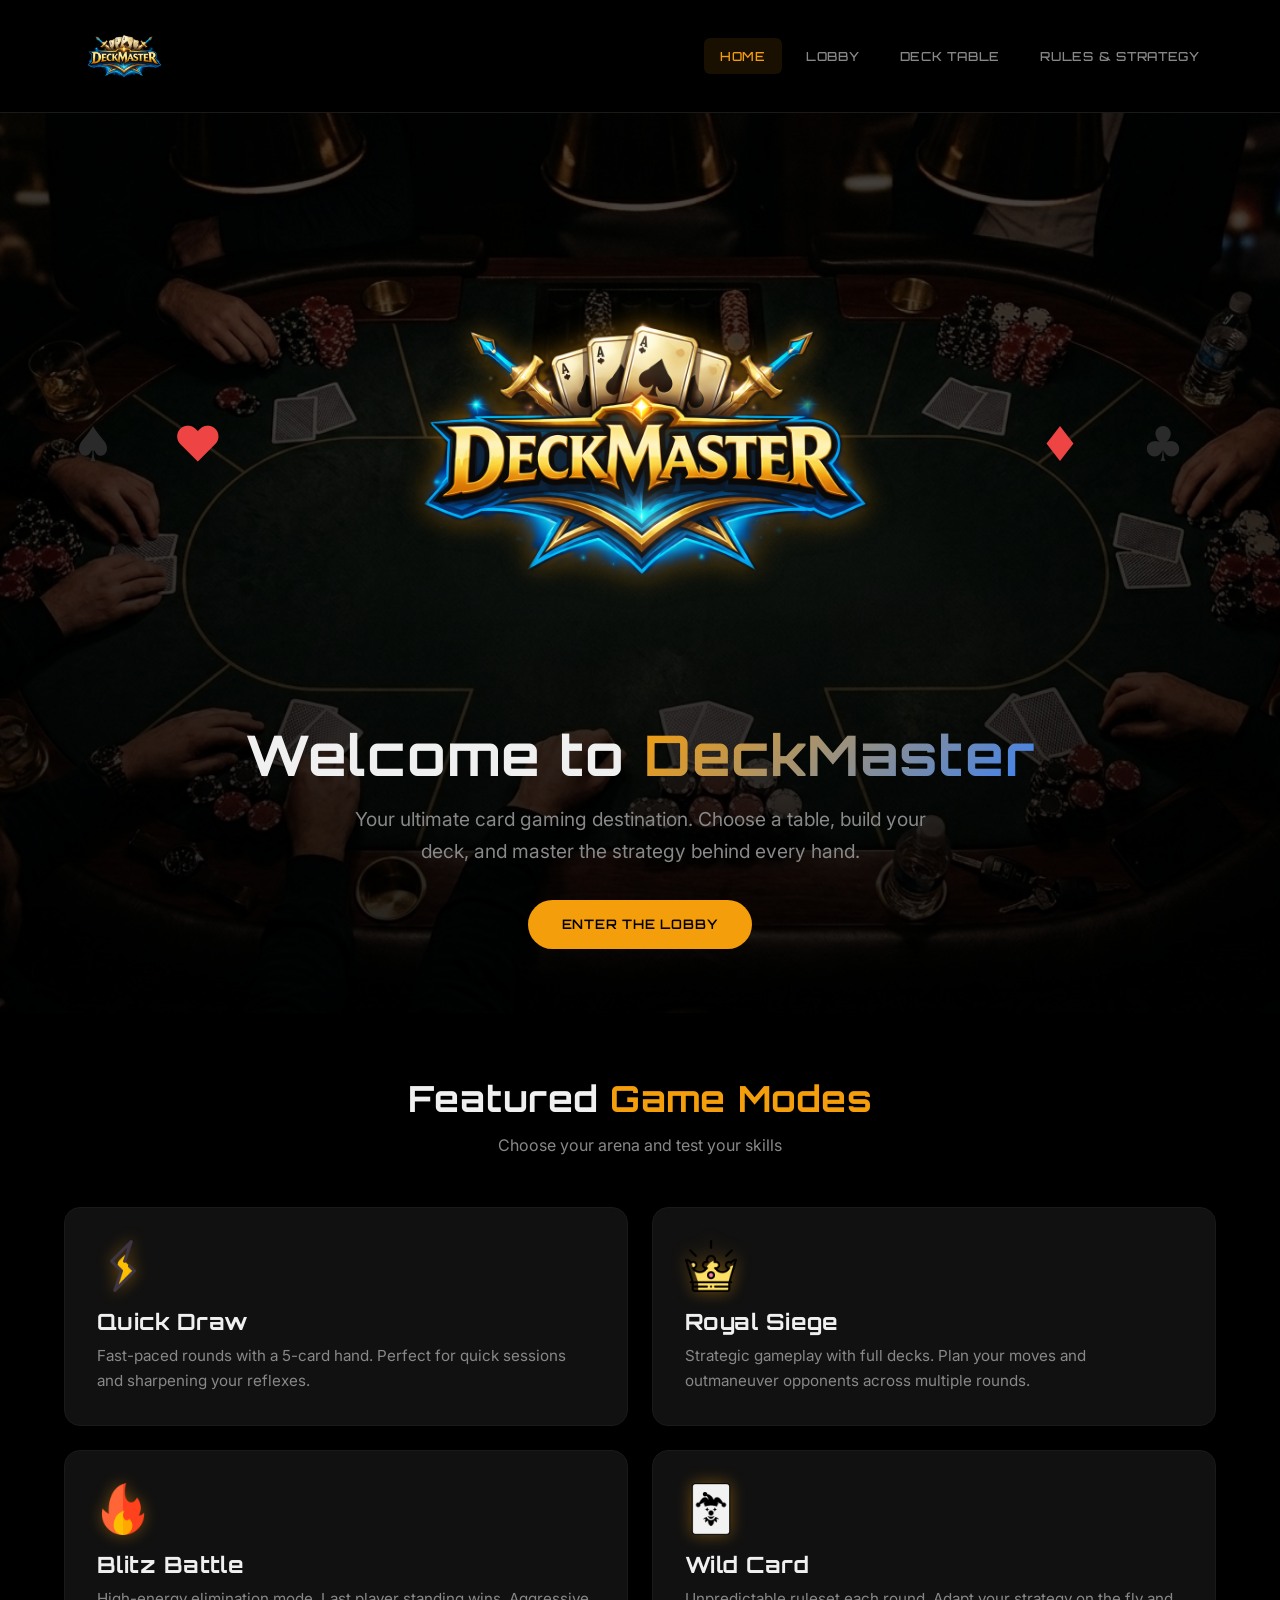
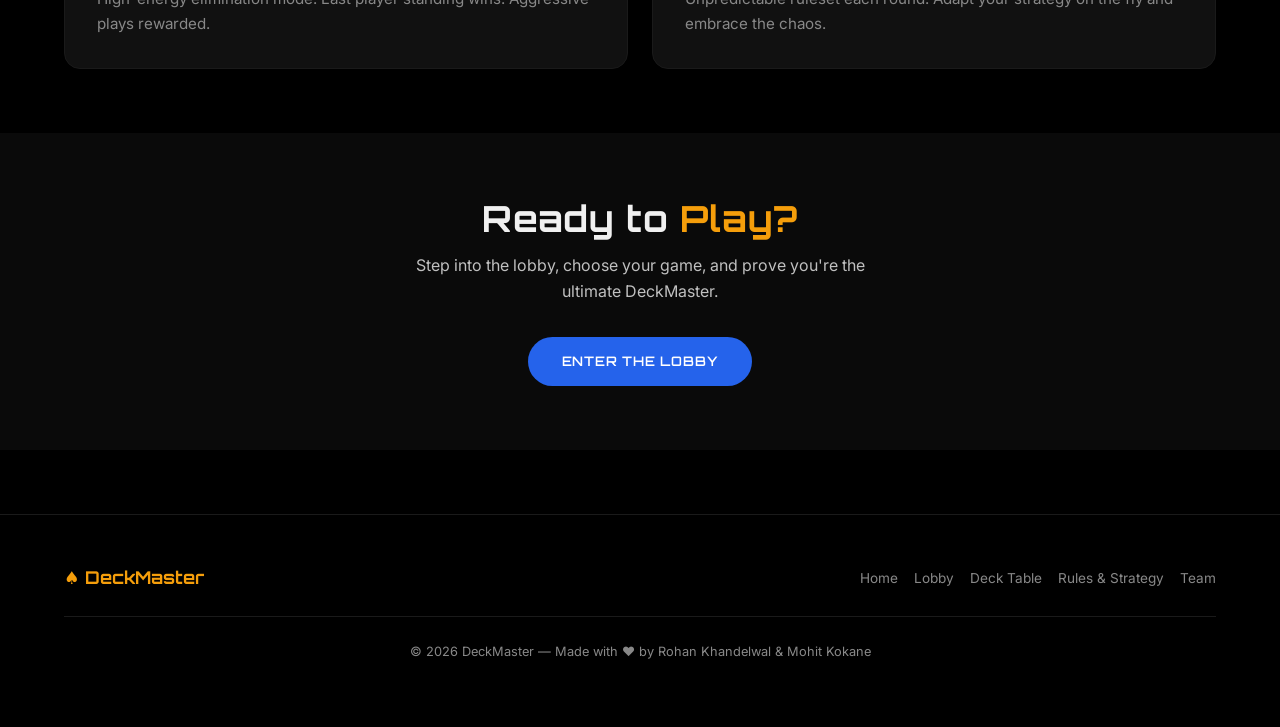
<file: index.html>
<!DOCTYPE html>
<html lang="en">
<head>
  <meta charset="UTF-8">
  <meta name="viewport" content="width=device-width, initial-scale=1.0">
  <meta name="description" content="DeckMaster — A responsive card gaming hub built with HTML5 and CSS3. Portfolio project for CSC 4370.">
  <meta property="og:title" content="DeckMaster | Card Gaming Hub">
  <meta property="og:description" content="Your ultimate card gaming destination. Choose a table, build your deck, and master the strategy.">
  <meta property="og:image" content="images/logo.png">
  <meta property="og:type" content="website">
  <title>DeckMaster | Card Gaming Hub</title>
  <link rel="icon" type="image/png" href="images/logo.png">
  <link rel="preconnect" href="https://fonts.googleapis.com">
  <link rel="preconnect" href="https://fonts.gstatic.com" crossorigin>
  <link href="https://fonts.googleapis.com/css2?family=Inter:wght@300;400;500;600;700&family=Orbitron:wght@400;500;600;700;800;900&display=swap" rel="stylesheet">
  <link rel="stylesheet" href="css/styles.css">
</head>
<body>
  <a href="#main" class="skip-link">Skip to main content</a>

  <header class="site-header">
    <div class="nav">
      <a href="index.html" class="nav-brand" aria-label="DeckMaster Home">
        <img src="images/logo.png" alt="DeckMaster" class="nav-logo">
      </a>
      <input type="checkbox" id="nav-toggle" class="nav-toggle" aria-hidden="true">
      <label for="nav-toggle" class="nav-toggle-label" aria-label="Toggle navigation">
        <span></span>
      </label>
      <nav class="nav-links" aria-label="Main navigation">
        <a href="index.html" class="active">Home</a>
        <a href="lobby.html">Lobby</a>
        <a href="deck.html">Deck Table</a>
        <a href="strategy.html">Rules &amp; Strategy</a>
      </nav>
    </div>
  </header>

  <main id="main">
    <!-- Hero -->
    <section class="hero" aria-labelledby="hero-heading">
      <div class="container">
        <div class="hero-suits" aria-hidden="true">
          ♠ <span class="red">♥</span> <img src="images/logo.png" alt="" class="hero-logo"> <span class="red">♦</span> ♣
        </div>
        <h1 id="hero-heading">Welcome to <span class="highlight">DeckMaster</span></h1>
        <p class="hero-subtitle">
          Your ultimate card gaming destination. Choose a table, build your deck, and master the strategy behind every hand.
        </p>
        <a href="lobby.html" class="btn btn-accent">Enter the Lobby</a>
      </div>
    </section>

    <!-- Featured Game Cards -->
    <section class="section" aria-labelledby="featured-heading">
      <div class="container">
        <div class="section-header">
          <h2 id="featured-heading">Featured <span class="text-accent">Game Modes</span></h2>
          <p>Choose your arena and test your skills</p>
        </div>
        <div class="grid grid-2x2">
          <article class="card animate-fade-in">
            <div class="card-icon" aria-hidden="true"><img src="images/icon-quickdraw.png" alt=""></div>
            <h3>Quick Draw</h3>
            <p>Fast-paced rounds with a 5-card hand. Perfect for quick sessions and sharpening your reflexes.</p>
          </article>
          <article class="card animate-fade-in">
            <div class="card-icon" aria-hidden="true"><img src="images/icon-royalsiege.png" alt=""></div>
            <h3>Royal Siege</h3>
            <p>Strategic gameplay with full decks. Plan your moves and outmaneuver opponents across multiple rounds.</p>
          </article>
          <article class="card animate-fade-in">
            <div class="card-icon" aria-hidden="true"><img src="images/icon-blitz.png" alt=""></div>
            <h3>Blitz Battle</h3>
            <p>High-energy elimination mode. Last player standing wins. Aggressive plays rewarded.</p>
          </article>
          <article class="card animate-fade-in">
            <div class="card-icon" aria-hidden="true"><img src="images/icon-wildcard.png" alt=""></div>
            <h3>Wild Card</h3>
            <p>Unpredictable ruleset each round. Adapt your strategy on the fly and embrace the chaos.</p>
          </article>
        </div>
      </div>
    </section>

    <!-- Call to Action -->
    <section class="section section-alt">
      <div class="container text-center">
        <h2>Ready to <span class="text-accent">Play?</span></h2>
        <p style="max-width:500px;margin:var(--sp-sm) auto var(--sp-xl)">
          Step into the lobby, choose your game, and prove you're the ultimate DeckMaster.
        </p>
        <a href="lobby.html" class="btn btn-primary">Enter the Lobby</a>
      </div>
    </section>
  </main>

  <footer class="site-footer">
    <div class="container">
      <div class="footer-content">
        <span class="footer-brand" aria-hidden="true">♠ DeckMaster</span>
        <nav class="footer-links" aria-label="Footer navigation">
          <a href="index.html">Home</a>
          <a href="lobby.html">Lobby</a>
          <a href="deck.html">Deck Table</a>
          <a href="strategy.html">Rules &amp; Strategy</a>
          <a href="team-introduction.html">Team</a>
        </nav>
      </div>
      <p class="footer-copy">&copy; 2026 DeckMaster &mdash; Made with ❤️ by Rohan Khandelwal &amp; Mohit Kokane</p>
    </div>
  </footer>
</body>
</html>
</file>
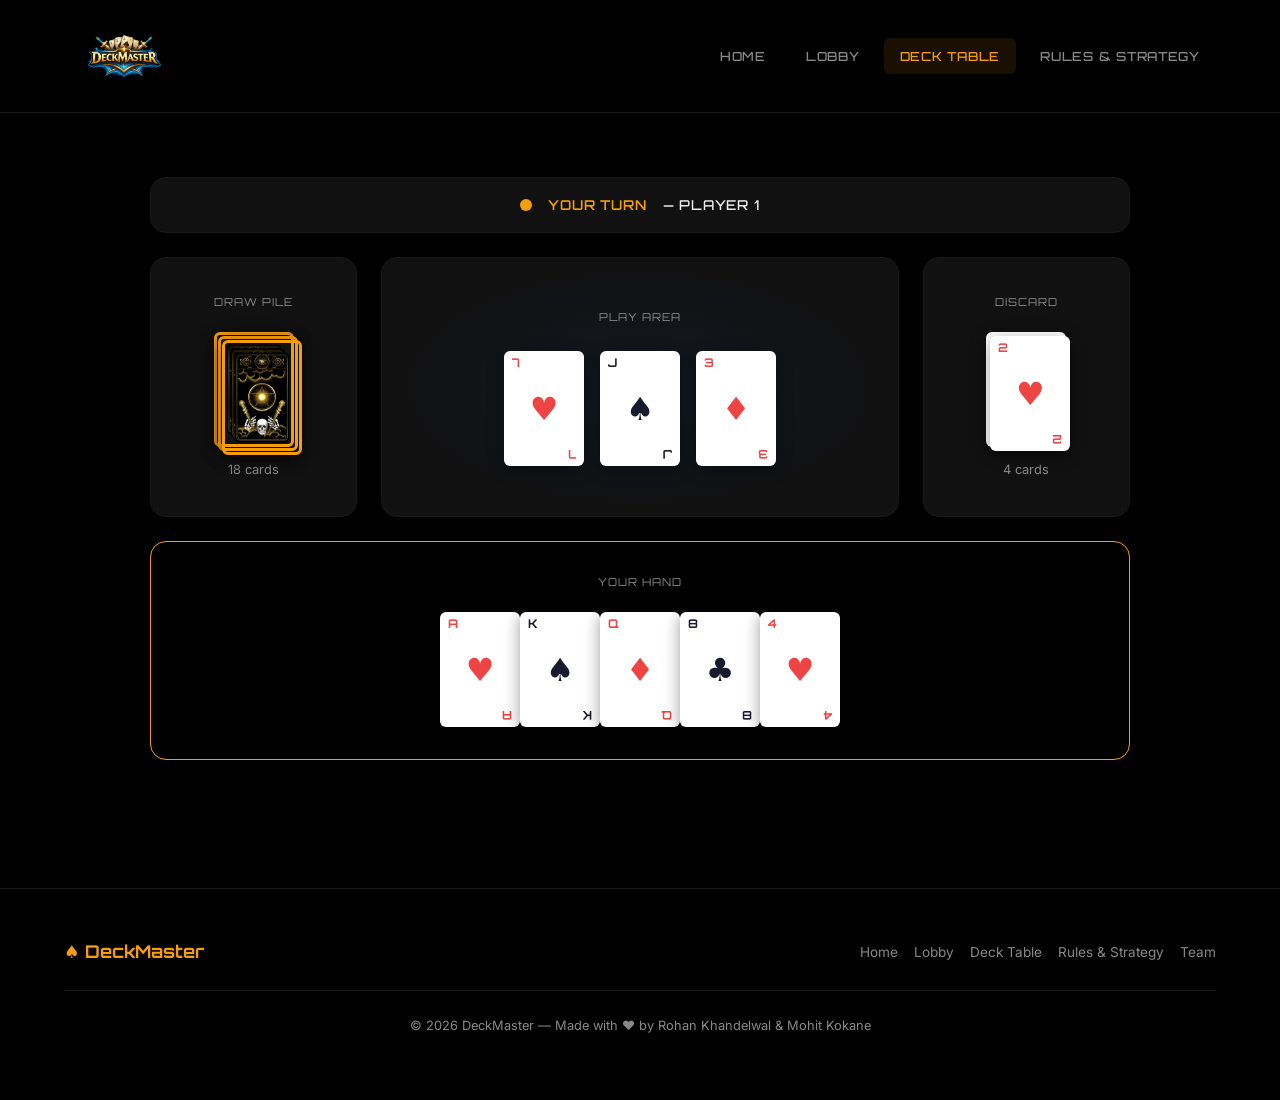
<file: deck.html>
<!DOCTYPE html>
<html lang="en">
<head>
  <meta charset="UTF-8">
  <meta name="viewport" content="width=device-width, initial-scale=1.0">
  <meta name="description" content="DeckMaster Deck Table — Interactive card game layout with draw pile, play area, and player hand.">
  <meta property="og:title" content="Deck Table | DeckMaster">
  <meta property="og:description" content="The DeckMaster gameplay table — draw pile, play area, discard pile, and your hand.">
  <meta property="og:image" content="images/logo.png">
  <meta property="og:type" content="website">
  <title>Deck Table | DeckMaster</title>
  <link rel="icon" type="image/png" href="images/logo.png">
  <link rel="preconnect" href="https://fonts.googleapis.com">
  <link rel="preconnect" href="https://fonts.gstatic.com" crossorigin>
  <link href="https://fonts.googleapis.com/css2?family=Inter:wght@300;400;500;600;700&family=Orbitron:wght@400;500;600;700;800;900&display=swap" rel="stylesheet">
  <link rel="stylesheet" href="css/styles.css">
</head>
<body>
  <a href="#main" class="skip-link">Skip to main content</a>

  <header class="site-header">
    <div class="nav">
      <a href="index.html" class="nav-brand" aria-label="DeckMaster Home">
        <img src="images/logo.png" alt="DeckMaster" class="nav-logo">
      </a>
      <input type="checkbox" id="nav-toggle" class="nav-toggle" aria-hidden="true">
      <label for="nav-toggle" class="nav-toggle-label" aria-label="Toggle navigation">
        <span></span>
      </label>
      <nav class="nav-links" aria-label="Main navigation">
        <a href="index.html">Home</a>
        <a href="lobby.html">Lobby</a>
        <a href="deck.html" class="active">Deck Table</a>
        <a href="strategy.html">Rules &amp; Strategy</a>
      </nav>
    </div>
  </header>

  <main id="main">
    <!-- Game Table -->
    <section class="section" aria-labelledby="game-table-label">
      <div class="container">
        <h1 id="game-table-label" class="sr-only">Deck Table</h1>

        <!-- Game Table Grid -->
        <div class="game-table" role="region" aria-label="Game table layout">

          <!-- Turn Indicator -->
          <div class="zone-turn">
            <div class="turn-indicator">
              <span class="turn-dot" aria-hidden="true"></span>
              <span class="turn-text">Your Turn</span>
              <span class="turn-player">&mdash; Player 1</span>
            </div>
          </div>

          <!-- Draw Pile -->
          <div class="table-zone zone-draw" aria-label="Draw pile">
            <span class="zone-label">Draw Pile</span>
            <div class="card-stack">
              <div class="playing-card card-back" aria-label="Face-down card"></div>
              <div class="playing-card card-back" aria-label="Face-down card"></div>
              <div class="playing-card card-back" aria-label="Face-down card"></div>
            </div>
            <span class="text-muted" style="font-size:.8rem">18 cards</span>
          </div>

          <!-- Play Area -->
          <div class="table-zone zone-play" aria-label="Play area">
            <span class="zone-label">Play Area</span>
            <div class="play-cards">
              <div class="playing-card red animate-deal" aria-label="7 of Hearts">
                <span class="rank">7</span>
                <span class="suit-center">♥</span>
                <span class="rank-bottom">7</span>
              </div>
              <div class="playing-card black animate-deal" aria-label="Jack of Spades">
                <span class="rank">J</span>
                <span class="suit-center">♠</span>
                <span class="rank-bottom">J</span>
              </div>
              <div class="playing-card red animate-deal" aria-label="3 of Diamonds">
                <span class="rank">3</span>
                <span class="suit-center">♦</span>
                <span class="rank-bottom">3</span>
              </div>
            </div>
          </div>

          <!-- Discard Pile -->
          <div class="table-zone zone-discard" aria-label="Discard pile">
            <span class="zone-label">Discard</span>
            <div class="card-stack">
              <div class="playing-card black" aria-label="5 of Clubs">
                <span class="rank">5</span>
                <span class="suit-center">♣</span>
                <span class="rank-bottom">5</span>
              </div>
              <div class="playing-card red" aria-label="2 of Hearts">
                <span class="rank">2</span>
                <span class="suit-center">♥</span>
                <span class="rank-bottom">2</span>
              </div>
            </div>
            <span class="text-muted" style="font-size:.8rem">4 cards</span>
          </div>

          <!-- Player Hand -->
          <div class="table-zone zone-hand" aria-label="Your hand">
            <span class="zone-label" style="width:100%;text-align:center">Your Hand</span>
            <div class="playing-card red animate-deal" aria-label="Ace of Hearts">
              <span class="rank">A</span>
              <span class="suit-center">♥</span>
              <span class="rank-bottom">A</span>
            </div>
            <div class="playing-card black animate-deal" aria-label="King of Spades">
              <span class="rank">K</span>
              <span class="suit-center">♠</span>
              <span class="rank-bottom">K</span>
            </div>
            <div class="playing-card red animate-deal" aria-label="Queen of Diamonds">
              <span class="rank">Q</span>
              <span class="suit-center">♦</span>
              <span class="rank-bottom">Q</span>
            </div>
            <div class="playing-card black animate-deal" aria-label="8 of Clubs">
              <span class="rank">8</span>
              <span class="suit-center">♣</span>
              <span class="rank-bottom">8</span>
            </div>
            <div class="playing-card red animate-deal" aria-label="4 of Hearts">
              <span class="rank">4</span>
              <span class="suit-center">♥</span>
              <span class="rank-bottom">4</span>
            </div>
          </div>

        </div>
      </div>
    </section>
  </main>

  <footer class="site-footer">
    <div class="container">
      <div class="footer-content">
        <span class="footer-brand" aria-hidden="true">♠ DeckMaster</span>
        <nav class="footer-links" aria-label="Footer navigation">
          <a href="index.html">Home</a>
          <a href="lobby.html">Lobby</a>
          <a href="deck.html">Deck Table</a>
          <a href="strategy.html">Rules &amp; Strategy</a>
          <a href="team-introduction.html">Team</a>
        </nav>
      </div>
      <p class="footer-copy">&copy; 2026 DeckMaster &mdash; Made with ❤️ by Rohan Khandelwal &amp; Mohit Kokane</p>
    </div>
  </footer>
</body>
</html>
</file>
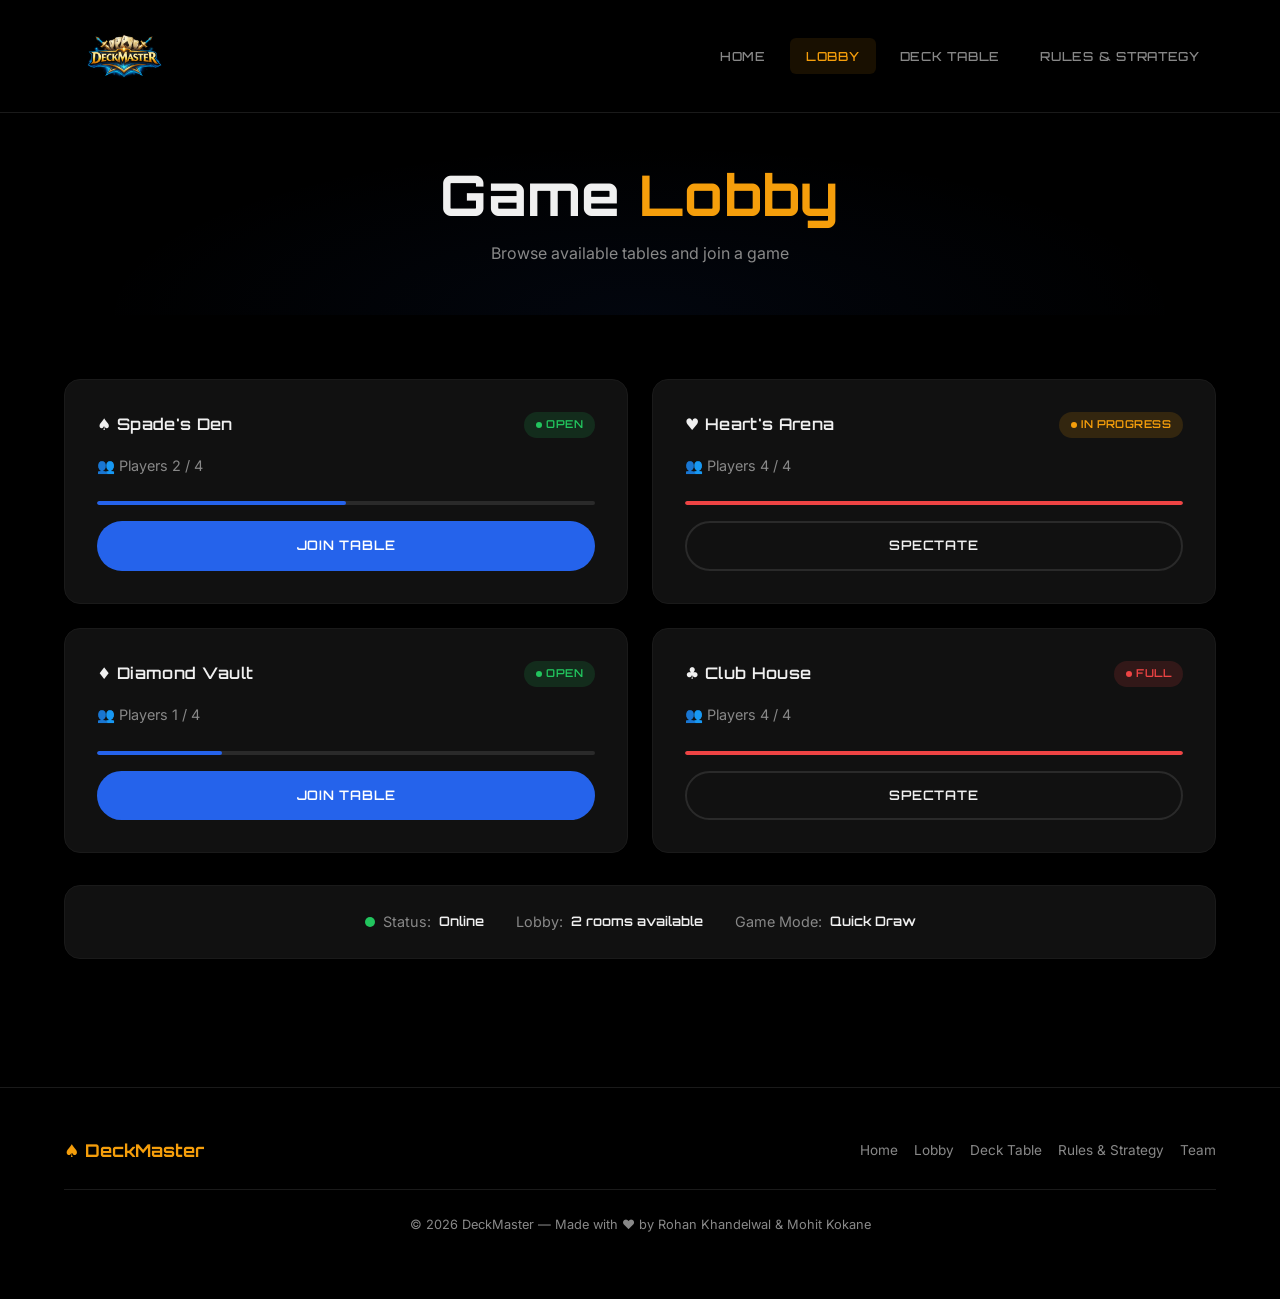
<file: lobby.html>
<!DOCTYPE html>
<html lang="en">
<head>
  <meta charset="UTF-8">
  <meta name="viewport" content="width=device-width, initial-scale=1.0">
  <meta name="description" content="DeckMaster Game Lobby — Browse available game tables and join a match.">
  <meta property="og:title" content="Game Lobby | DeckMaster">
  <meta property="og:description" content="Browse available card game tables and join a match in the DeckMaster lobby.">
  <meta property="og:image" content="images/logo.png">
  <meta property="og:type" content="website">
  <title>Game Lobby | DeckMaster</title>
  <link rel="icon" type="image/png" href="images/logo.png">
  <link rel="preconnect" href="https://fonts.googleapis.com">
  <link rel="preconnect" href="https://fonts.gstatic.com" crossorigin>
  <link href="https://fonts.googleapis.com/css2?family=Inter:wght@300;400;500;600;700&family=Orbitron:wght@400;500;600;700;800;900&display=swap" rel="stylesheet">
  <link rel="stylesheet" href="css/styles.css">
</head>
<body>
  <a href="#main" class="skip-link">Skip to main content</a>

  <header class="site-header">
    <div class="nav">
      <a href="index.html" class="nav-brand" aria-label="DeckMaster Home">
        <img src="images/logo.png" alt="DeckMaster" class="nav-logo">
      </a>
      <input type="checkbox" id="nav-toggle" class="nav-toggle" aria-hidden="true">
      <label for="nav-toggle" class="nav-toggle-label" aria-label="Toggle navigation">
        <span></span>
      </label>
      <nav class="nav-links" aria-label="Main navigation">
        <a href="index.html">Home</a>
        <a href="lobby.html" class="active">Lobby</a>
        <a href="deck.html">Deck Table</a>
        <a href="strategy.html">Rules &amp; Strategy</a>
      </nav>
    </div>
  </header>

  <main id="main">
    <!-- Page Header -->
    <section class="page-header" aria-labelledby="lobby-heading">
      <div class="container">
        <h1 id="lobby-heading">Game <span class="text-accent">Lobby</span></h1>
        <p>Browse available tables and join a game</p>
      </div>
    </section>

    <!-- Game Rooms -->
    <section class="section" aria-labelledby="rooms-heading">
      <div class="container">
        <h2 id="rooms-heading" class="sr-only">Available Game Rooms</h2>
        <div class="grid grid-2x2">

          <article class="room-card animate-fade-in">
            <div class="room-header">
              <h3 class="room-title">♠ Spade's Den</h3>
              <span class="badge badge-open"><span class="badge-dot" aria-hidden="true"></span> Open</span>
            </div>
            <div class="room-meta">
              <span>👥 Players 2 / 4</span>
            </div>
            <div class="room-progress" aria-label="2 of 4 players">
              <div class="room-progress-bar" style="width:50%"></div>
            </div>
            <a href="deck.html" class="btn btn-primary btn-full">Join Table</a>
          </article>

          <article class="room-card animate-fade-in">
            <div class="room-header">
              <h3 class="room-title">♥ Heart's Arena</h3>
              <span class="badge badge-progress"><span class="badge-dot" aria-hidden="true"></span> In Progress</span>
            </div>
            <div class="room-meta">
              <span>👥 Players 4 / 4</span>
            </div>
            <div class="room-progress" aria-label="4 of 4 players">
              <div class="room-progress-bar room-progress-full" style="width:100%"></div>
            </div>
            <span class="btn btn-outline btn-full">Spectate</span>
          </article>

          <article class="room-card animate-fade-in">
            <div class="room-header">
              <h3 class="room-title">♦ Diamond Vault</h3>
              <span class="badge badge-open"><span class="badge-dot" aria-hidden="true"></span> Open</span>
            </div>
            <div class="room-meta">
              <span>👥 Players 1 / 4</span>
            </div>
            <div class="room-progress" aria-label="1 of 4 players">
              <div class="room-progress-bar" style="width:25%"></div>
            </div>
            <a href="deck.html" class="btn btn-primary btn-full">Join Table</a>
          </article>

          <article class="room-card animate-fade-in">
            <div class="room-header">
              <h3 class="room-title">♣ Club House</h3>
              <span class="badge badge-full"><span class="badge-dot" aria-hidden="true"></span> Full</span>
            </div>
            <div class="room-meta">
              <span>👥 Players 4 / 4</span>
            </div>
            <div class="room-progress" aria-label="4 of 4 players">
              <div class="room-progress-bar room-progress-full" style="width:100%"></div>
            </div>
            <span class="btn btn-outline btn-full">Spectate</span>
          </article>

        </div>

        <!-- Player Status Panel -->
        <div class="status-bar" role="region" aria-label="Player status panel">
          <div class="status-bar-item">
            <span class="status-dot" aria-hidden="true"></span>
            <span>Status:</span>
            <strong>Online</strong>
          </div>
          <div class="status-bar-item">
            <span>Lobby:</span>
            <strong>2 rooms available</strong>
          </div>
          <div class="status-bar-item">
            <span>Game Mode:</span>
            <strong>Quick Draw</strong>
          </div>
        </div>
      </div>
    </section>
  </main>

  <footer class="site-footer">
    <div class="container">
      <div class="footer-content">
        <span class="footer-brand" aria-hidden="true">♠ DeckMaster</span>
        <nav class="footer-links" aria-label="Footer navigation">
          <a href="index.html">Home</a>
          <a href="lobby.html">Lobby</a>
          <a href="deck.html">Deck Table</a>
          <a href="strategy.html">Rules &amp; Strategy</a>
          <a href="team-introduction.html">Team</a>
        </nav>
      </div>
      <p class="footer-copy">&copy; 2026 DeckMaster &mdash; Made with ❤️ by Rohan Khandelwal &amp; Mohit Kokane</p>
    </div>
  </footer>
</body>
</html>
</file>
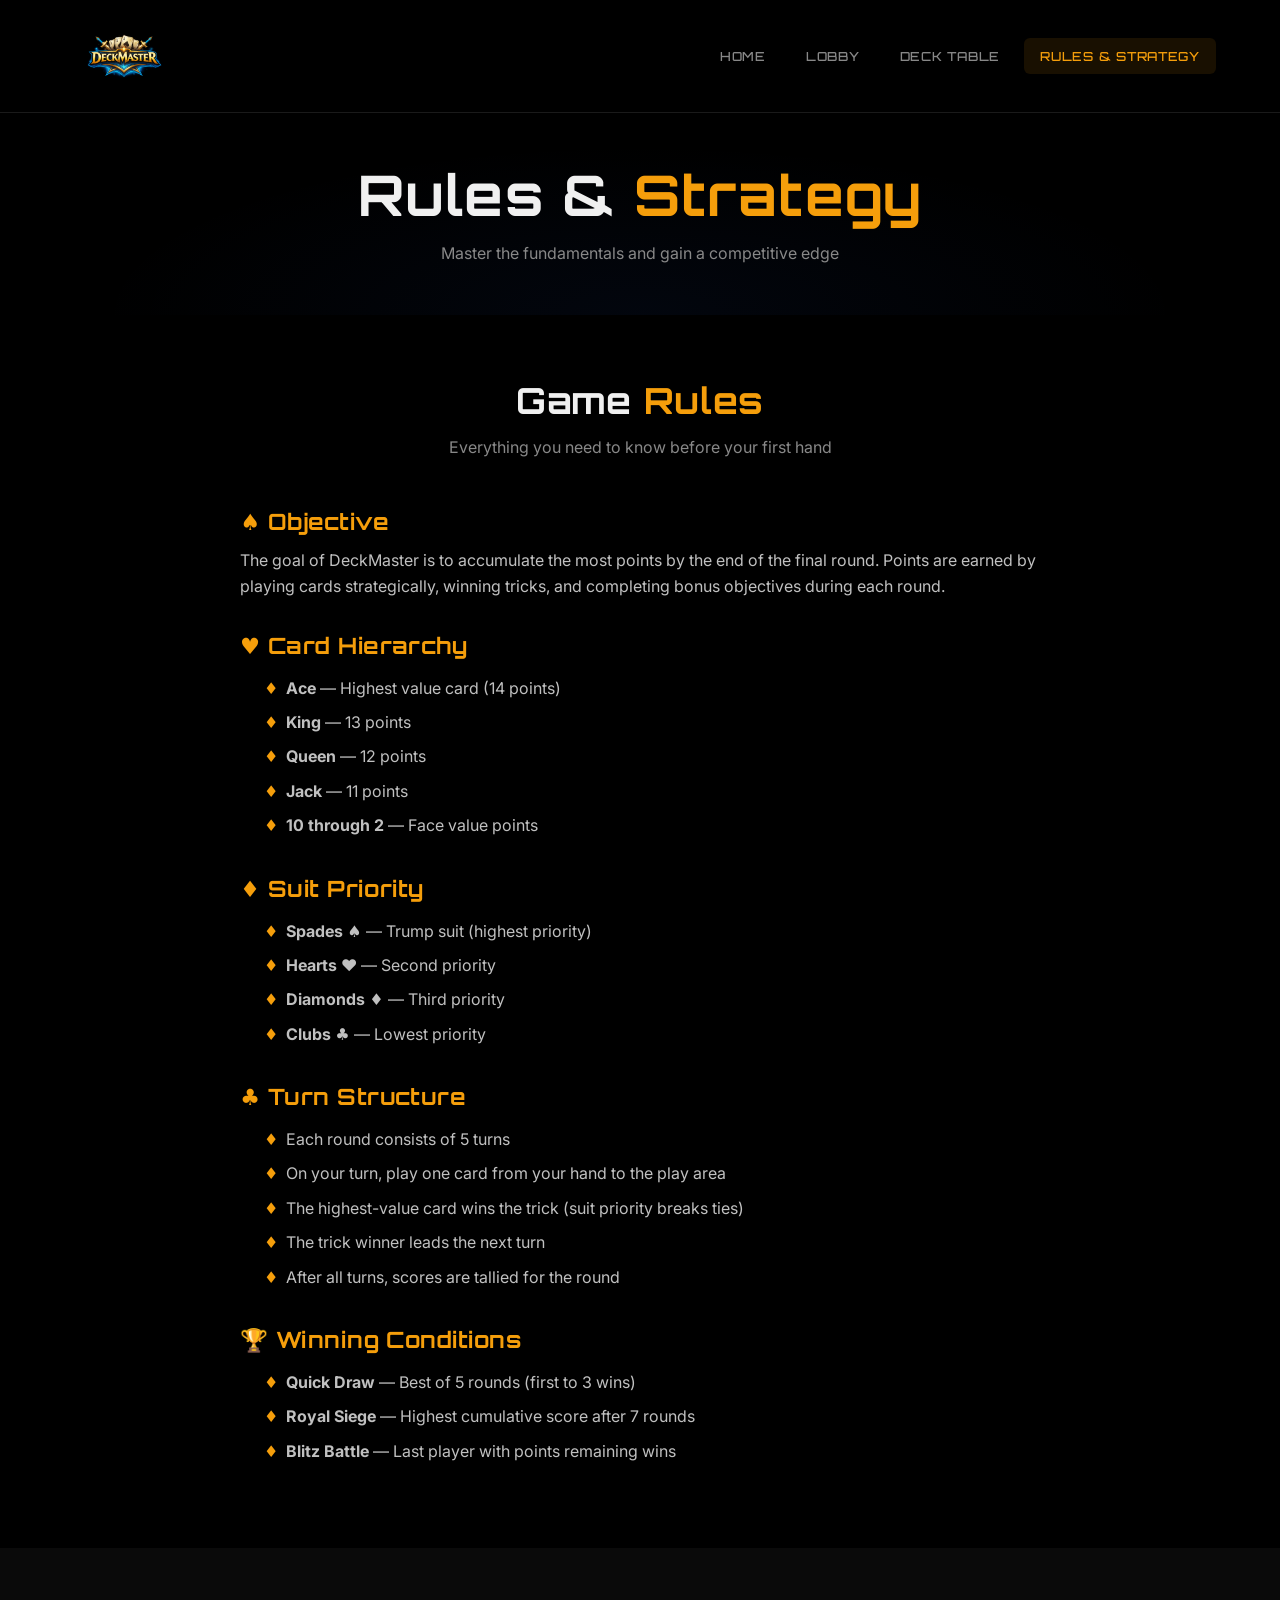
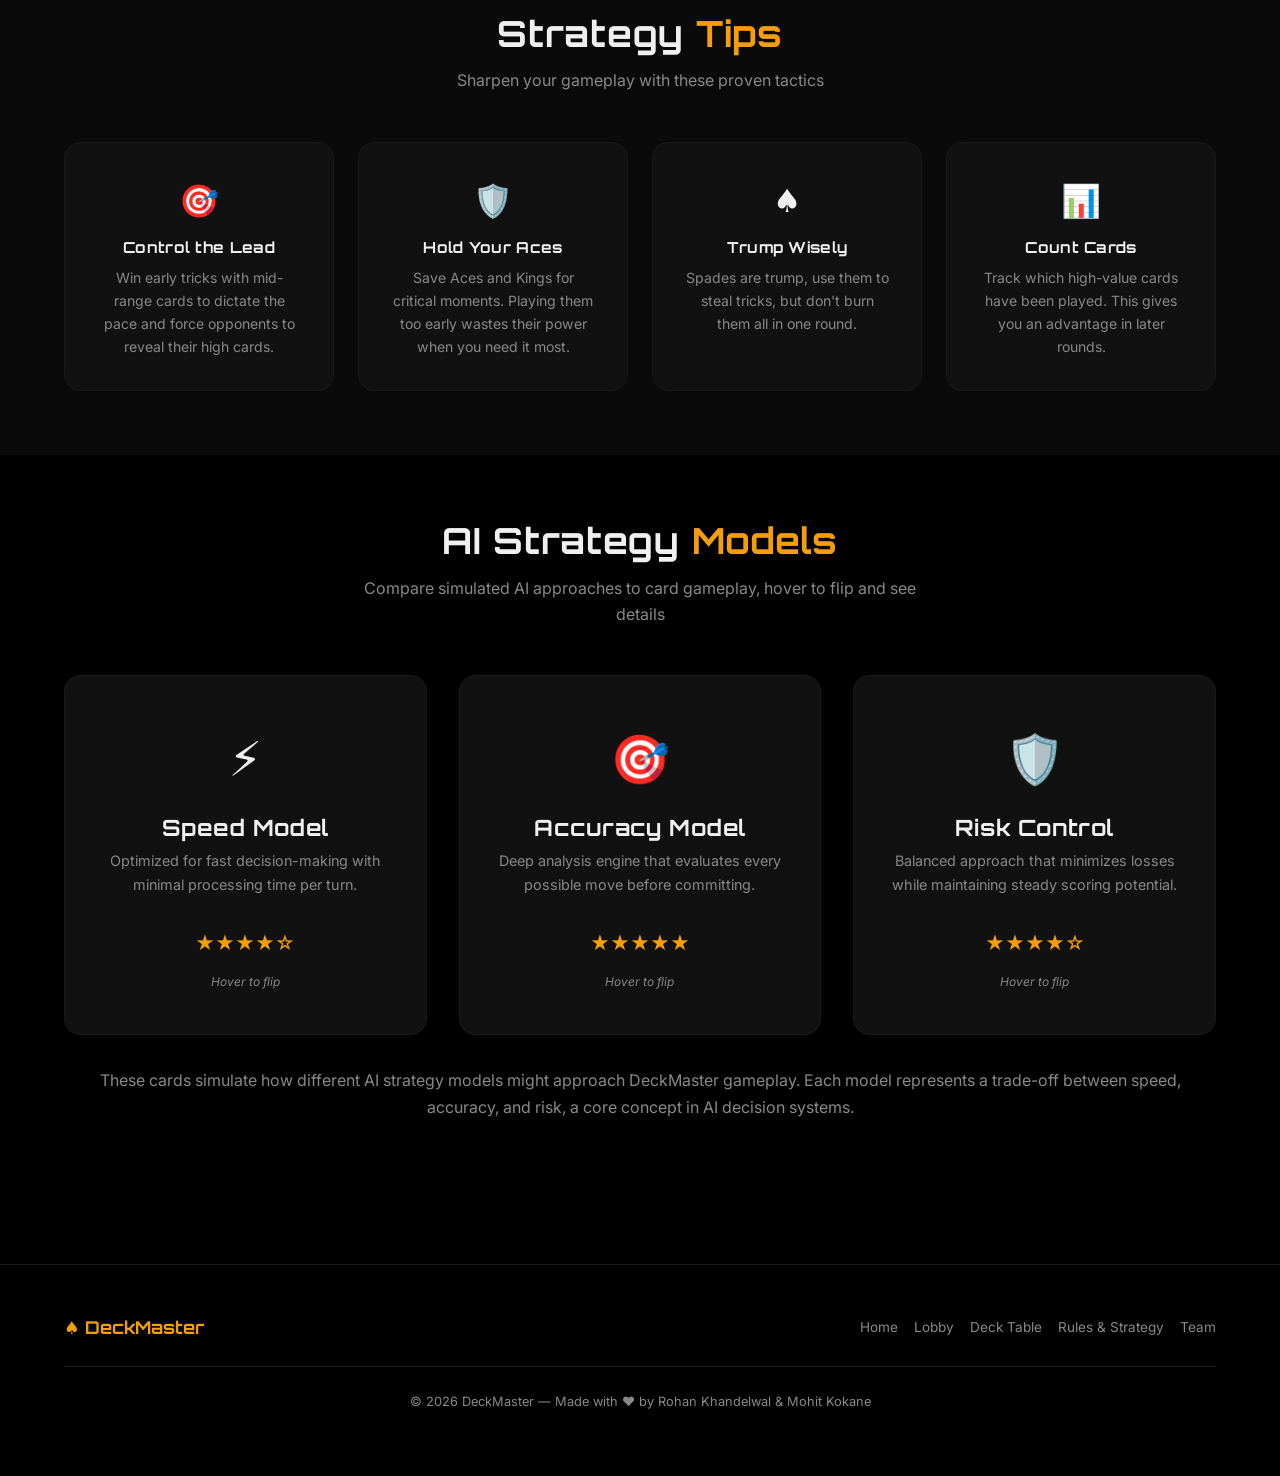
<file: strategy.html>
<!DOCTYPE html>
<html lang="en">
<head>
  <meta charset="UTF-8">
  <meta name="viewport" content="width=device-width, initial-scale=1.0">
  <meta name="description" content="DeckMaster Rules & Strategy — Learn the game rules, explore strategic tips, and compare AI strategy models.">
  <meta property="og:title" content="Rules & Strategy | DeckMaster">
  <meta property="og:description" content="Learn the rules, explore strategies, and compare AI strategy models for DeckMaster.">
  <meta property="og:image" content="images/logo.png">
  <meta property="og:type" content="website">
  <title>Rules &amp; Strategy | DeckMaster</title>
  <link rel="icon" type="image/png" href="images/logo.png">
  <link rel="preconnect" href="https://fonts.googleapis.com">
  <link rel="preconnect" href="https://fonts.gstatic.com" crossorigin>
  <link href="https://fonts.googleapis.com/css2?family=Inter:wght@300;400;500;600;700&family=Orbitron:wght@400;500;600;700;800;900&display=swap" rel="stylesheet">
  <link rel="stylesheet" href="css/styles.css">
</head>
<body>
  <a href="#main" class="skip-link">Skip to main content</a>

  <header class="site-header">
    <div class="nav">
      <a href="index.html" class="nav-brand" aria-label="DeckMaster Home">
        <img src="images/logo.png" alt="DeckMaster" class="nav-logo">
      </a>
      <input type="checkbox" id="nav-toggle" class="nav-toggle" aria-hidden="true">
      <label for="nav-toggle" class="nav-toggle-label" aria-label="Toggle navigation">
        <span></span>
      </label>
      <nav class="nav-links" aria-label="Main navigation">
        <a href="index.html">Home</a>
        <a href="lobby.html">Lobby</a>
        <a href="deck.html">Deck Table</a>
        <a href="strategy.html" class="active">Rules &amp; Strategy</a>
      </nav>
    </div>
  </header>

  <main id="main">
    <!-- Page Header -->
    <section class="page-header" aria-labelledby="strategy-heading">
      <div class="container">
        <h1 id="strategy-heading">Rules &amp; <span class="text-accent">Strategy</span></h1>
        <p>Master the fundamentals and gain a competitive edge</p>
      </div>
    </section>

    <!-- Game Rules -->
    <section class="section" aria-labelledby="rules-heading">
      <div class="container">
        <div class="section-header">
          <h2 id="rules-heading">Game <span class="text-accent">Rules</span></h2>
          <p>Everything you need to know before your first hand</p>
        </div>

        <div class="rules-content">
          <h3>♠ Objective</h3>
          <p>
            The goal of DeckMaster is to accumulate the most points by the end of the final round.
            Points are earned by playing cards strategically, winning tricks, and completing bonus
            objectives during each round.
          </p>

          <h3>♥ Card Hierarchy</h3>
          <ul>
            <li><strong>Ace</strong> &mdash; Highest value card (14 points)</li>
            <li><strong>King</strong> &mdash; 13 points</li>
            <li><strong>Queen</strong> &mdash; 12 points</li>
            <li><strong>Jack</strong> &mdash; 11 points</li>
            <li><strong>10 through 2</strong> &mdash; Face value points</li>
          </ul>

          <h3>♦ Suit Priority</h3>
          <ul>
            <li><strong>Spades ♠</strong> &mdash; Trump suit (highest priority)</li>
            <li><strong>Hearts ♥</strong> &mdash; Second priority</li>
            <li><strong>Diamonds ♦</strong> &mdash; Third priority</li>
            <li><strong>Clubs ♣</strong> &mdash; Lowest priority</li>
          </ul>

          <h3>♣ Turn Structure</h3>
          <ul>
            <li>Each round consists of 5 turns</li>
            <li>On your turn, play one card from your hand to the play area</li>
            <li>The highest-value card wins the trick (suit priority breaks ties)</li>
            <li>The trick winner leads the next turn</li>
            <li>After all turns, scores are tallied for the round</li>
          </ul>

          <h3>🏆 Winning Conditions</h3>
          <ul>
            <li><strong>Quick Draw</strong> &mdash; Best of 5 rounds (first to 3 wins)</li>
            <li><strong>Royal Siege</strong> &mdash; Highest cumulative score after 7 rounds</li>
            <li><strong>Blitz Battle</strong> &mdash; Last player with points remaining wins</li>
          </ul>
        </div>
      </div>
    </section>

    <!-- Strategy Tips -->
    <section class="section section-alt" aria-labelledby="tips-heading">
      <div class="container">
        <div class="section-header">
          <h2 id="tips-heading">Strategy <span class="text-accent">Tips</span></h2>
          <p>Sharpen your gameplay with these proven tactics</p>
        </div>

        <div class="strategy-grid">
          <div class="strategy-card animate-fade-in">
            <div class="strategy-icon" aria-hidden="true">🎯</div>
            <h4>Control the Lead</h4>
            <p>Win early tricks with mid-range cards to dictate the pace and force opponents to reveal their high cards.</p>
          </div>
          <div class="strategy-card animate-fade-in">
            <div class="strategy-icon" aria-hidden="true">🛡️</div>
            <h4>Hold Your Aces</h4>
            <p>Save Aces and Kings for critical moments. Playing them too early wastes their power when you need it most.</p>
          </div>
          <div class="strategy-card animate-fade-in">
            <div class="strategy-icon" aria-hidden="true">♠</div>
            <h4>Trump Wisely</h4>
            <p>Spades are trump, use them to steal tricks, but don't burn them all in one round.</p>
          </div>
          <div class="strategy-card animate-fade-in">
            <div class="strategy-icon" aria-hidden="true">📊</div>
            <h4>Count Cards</h4>
            <p>Track which high-value cards have been played. This gives you an advantage in later rounds.</p>
          </div>
        </div>
      </div>
    </section>

    <!-- Model Comparison Cards (Bonus Feature 6) -->
    <section class="section" aria-labelledby="models-heading">
      <div class="container">
        <div class="section-header">
          <h2 id="models-heading">AI Strategy <span class="text-accent">Models</span></h2>
          <p>Compare simulated AI approaches to card gameplay, hover to flip and see details</p>
        </div>

        <div class="flip-grid">

          <!-- Model 1: Speed -->
          <div class="flip-card animate-fade-in" tabindex="0" aria-label="Speed Model, hover or focus to see details">
            <div class="flip-card-inner">
              <div class="flip-card-front">
                <div class="flip-icon" aria-hidden="true">⚡</div>
                <h3>Speed Model</h3>
                <p>Optimized for fast decision-making with minimal processing time per turn.</p>
                <div class="flip-rating" aria-label="Rating: 4 out of 5">★★★★☆</div>
                <span class="flip-hint">Hover to flip</span>
              </div>
              <div class="flip-card-back">
                <h3>Speed Model</h3>
                <p>Prioritizes rapid play using pattern recognition over deep analysis. Best suited for Blitz Battle mode.</p>
                <div class="stat-list">
                  <div class="stat-row">
                    <span>Decision Speed</span>
                    <span>9 / 10</span>
                  </div>
                  <div class="stat-row">
                    <span>Accuracy</span>
                    <span>6 / 10</span>
                  </div>
                  <div class="stat-row">
                    <span>Risk Tolerance</span>
                    <span>8 / 10</span>
                  </div>
                  <div class="stat-row">
                    <span>Adaptability</span>
                    <span>5 / 10</span>
                  </div>
                  <div class="stat-row">
                    <span>Best Mode</span>
                    <span>Blitz Battle</span>
                  </div>
                </div>
              </div>
            </div>
          </div>

          <!-- Model 2: Accuracy -->
          <div class="flip-card animate-fade-in" tabindex="0" aria-label="Accuracy Model, hover or focus to see details">
            <div class="flip-card-inner">
              <div class="flip-card-front">
                <div class="flip-icon" aria-hidden="true">🎯</div>
                <h3>Accuracy Model</h3>
                <p>Deep analysis engine that evaluates every possible move before committing.</p>
                <div class="flip-rating" aria-label="Rating: 5 out of 5">★★★★★</div>
                <span class="flip-hint">Hover to flip</span>
              </div>
              <div class="flip-card-back">
                <h3>Accuracy Model</h3>
                <p>Exhaustive move evaluation with probability-weighted outcomes. Excels in long strategic matches.</p>
                <div class="stat-list">
                  <div class="stat-row">
                    <span>Decision Speed</span>
                    <span>4 / 10</span>
                  </div>
                  <div class="stat-row">
                    <span>Accuracy</span>
                    <span>10 / 10</span>
                  </div>
                  <div class="stat-row">
                    <span>Risk Tolerance</span>
                    <span>3 / 10</span>
                  </div>
                  <div class="stat-row">
                    <span>Adaptability</span>
                    <span>7 / 10</span>
                  </div>
                  <div class="stat-row">
                    <span>Best Mode</span>
                    <span>Royal Siege</span>
                  </div>
                </div>
              </div>
            </div>
          </div>

          <!-- Model 3: Risk Control -->
          <div class="flip-card animate-fade-in" tabindex="0" aria-label="Risk Control Model, hover or focus to see details">
            <div class="flip-card-inner">
              <div class="flip-card-front">
                <div class="flip-icon" aria-hidden="true">🛡️</div>
                <h3>Risk Control</h3>
                <p>Balanced approach that minimizes losses while maintaining steady scoring potential.</p>
                <div class="flip-rating" aria-label="Rating: 4 out of 5">★★★★☆</div>
                <span class="flip-hint">Hover to flip</span>
              </div>
              <div class="flip-card-back">
                <h3>Risk Control</h3>
                <p>Conservative strategy with dynamic thresholds. Adapts aggression based on game state and score gap.</p>
                <div class="stat-list">
                  <div class="stat-row">
                    <span>Decision Speed</span>
                    <span>7 / 10</span>
                  </div>
                  <div class="stat-row">
                    <span>Accuracy</span>
                    <span>8 / 10</span>
                  </div>
                  <div class="stat-row">
                    <span>Risk Tolerance</span>
                    <span>2 / 10</span>
                  </div>
                  <div class="stat-row">
                    <span>Adaptability</span>
                    <span>9 / 10</span>
                  </div>
                  <div class="stat-row">
                    <span>Best Mode</span>
                    <span>Quick Draw</span>
                  </div>
                </div>
              </div>
            </div>
          </div>

        </div>

        <div class="text-center mt-xl">
          <p class="text-muted">
            These cards simulate how different AI strategy models might approach DeckMaster gameplay.
            Each model represents a trade-off between speed, accuracy, and risk, a core concept in AI decision systems.
          </p>
        </div>
      </div>
    </section>
  </main>

  <footer class="site-footer">
    <div class="container">
      <div class="footer-content">
        <span class="footer-brand" aria-hidden="true">♠ DeckMaster</span>
        <nav class="footer-links" aria-label="Footer navigation">
          <a href="index.html">Home</a>
          <a href="lobby.html">Lobby</a>
          <a href="deck.html">Deck Table</a>
          <a href="strategy.html">Rules &amp; Strategy</a>
          <a href="team-introduction.html">Team</a>
        </nav>
      </div>
      <p class="footer-copy">&copy; 2026 DeckMaster &mdash; Made with ❤️ by Rohan Khandelwal &amp; Mohit Kokane</p>
    </div>
  </footer>
</body>
</html>
</file>
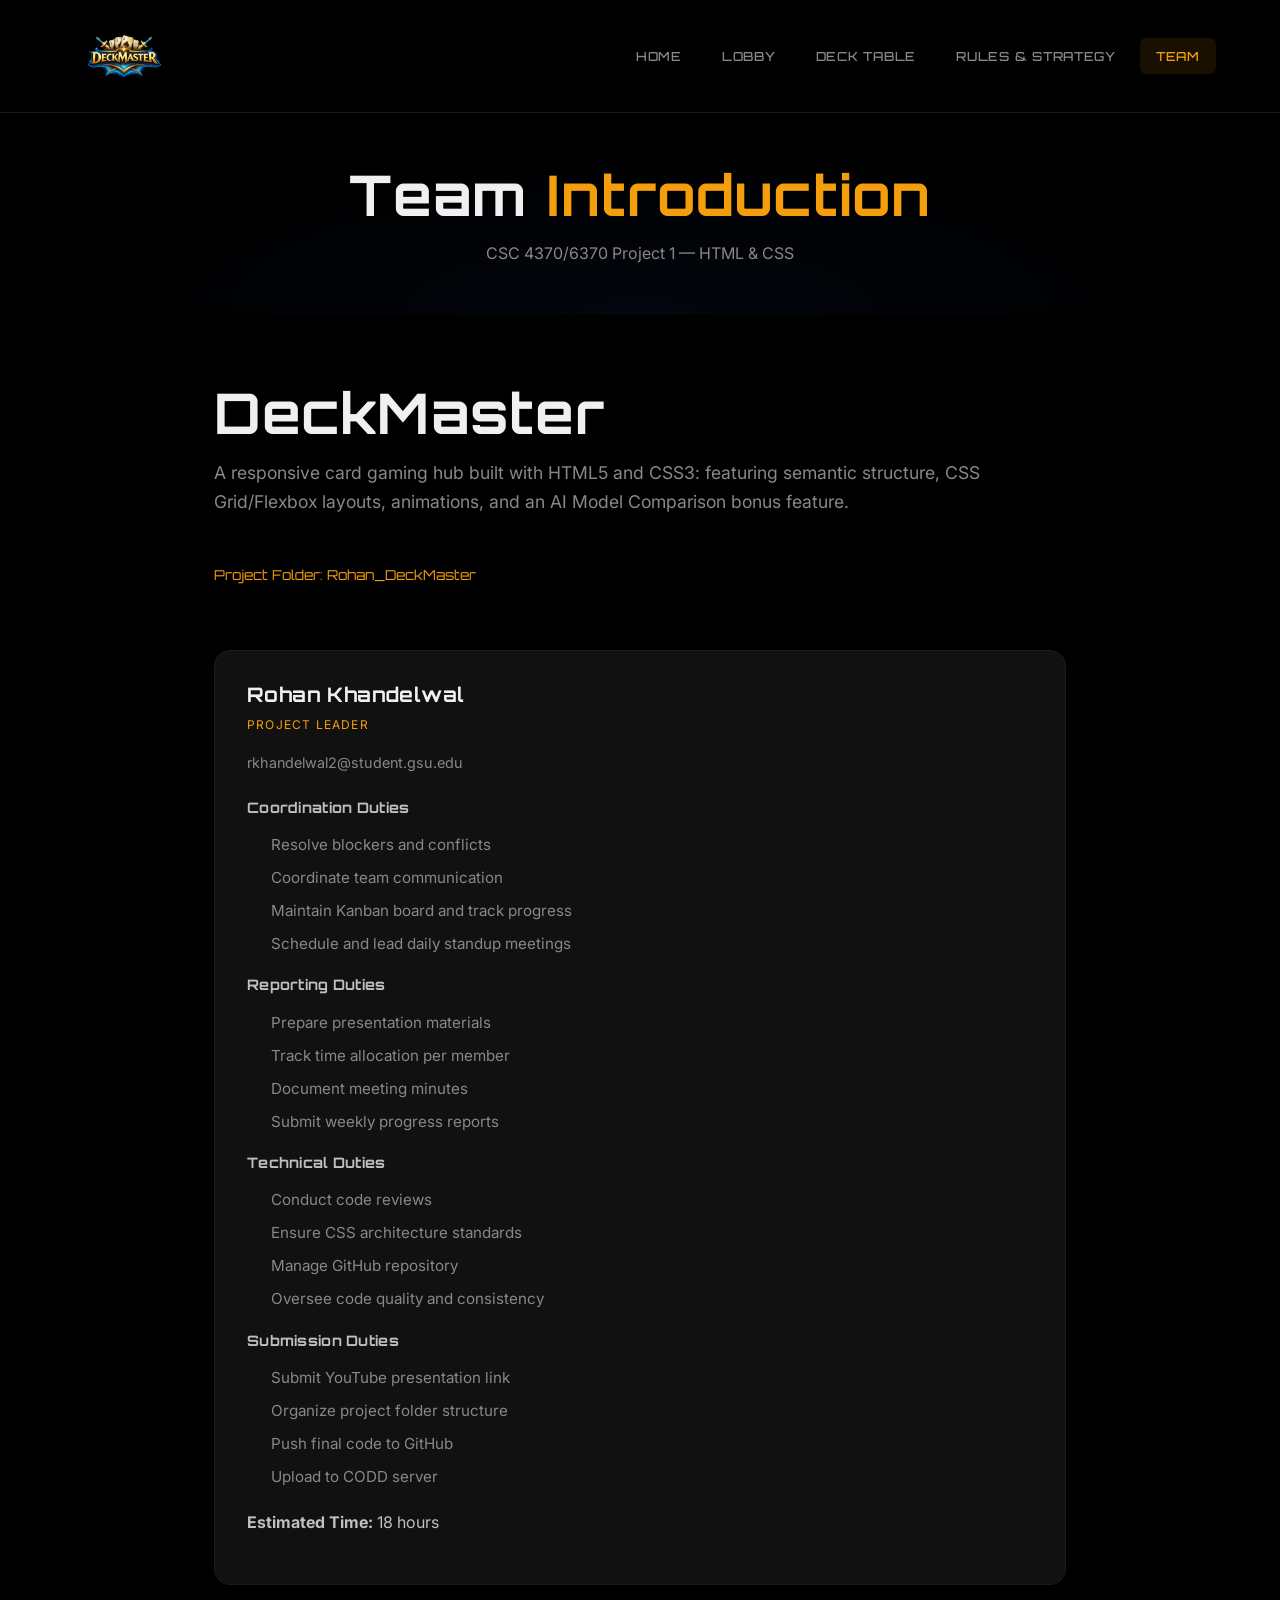
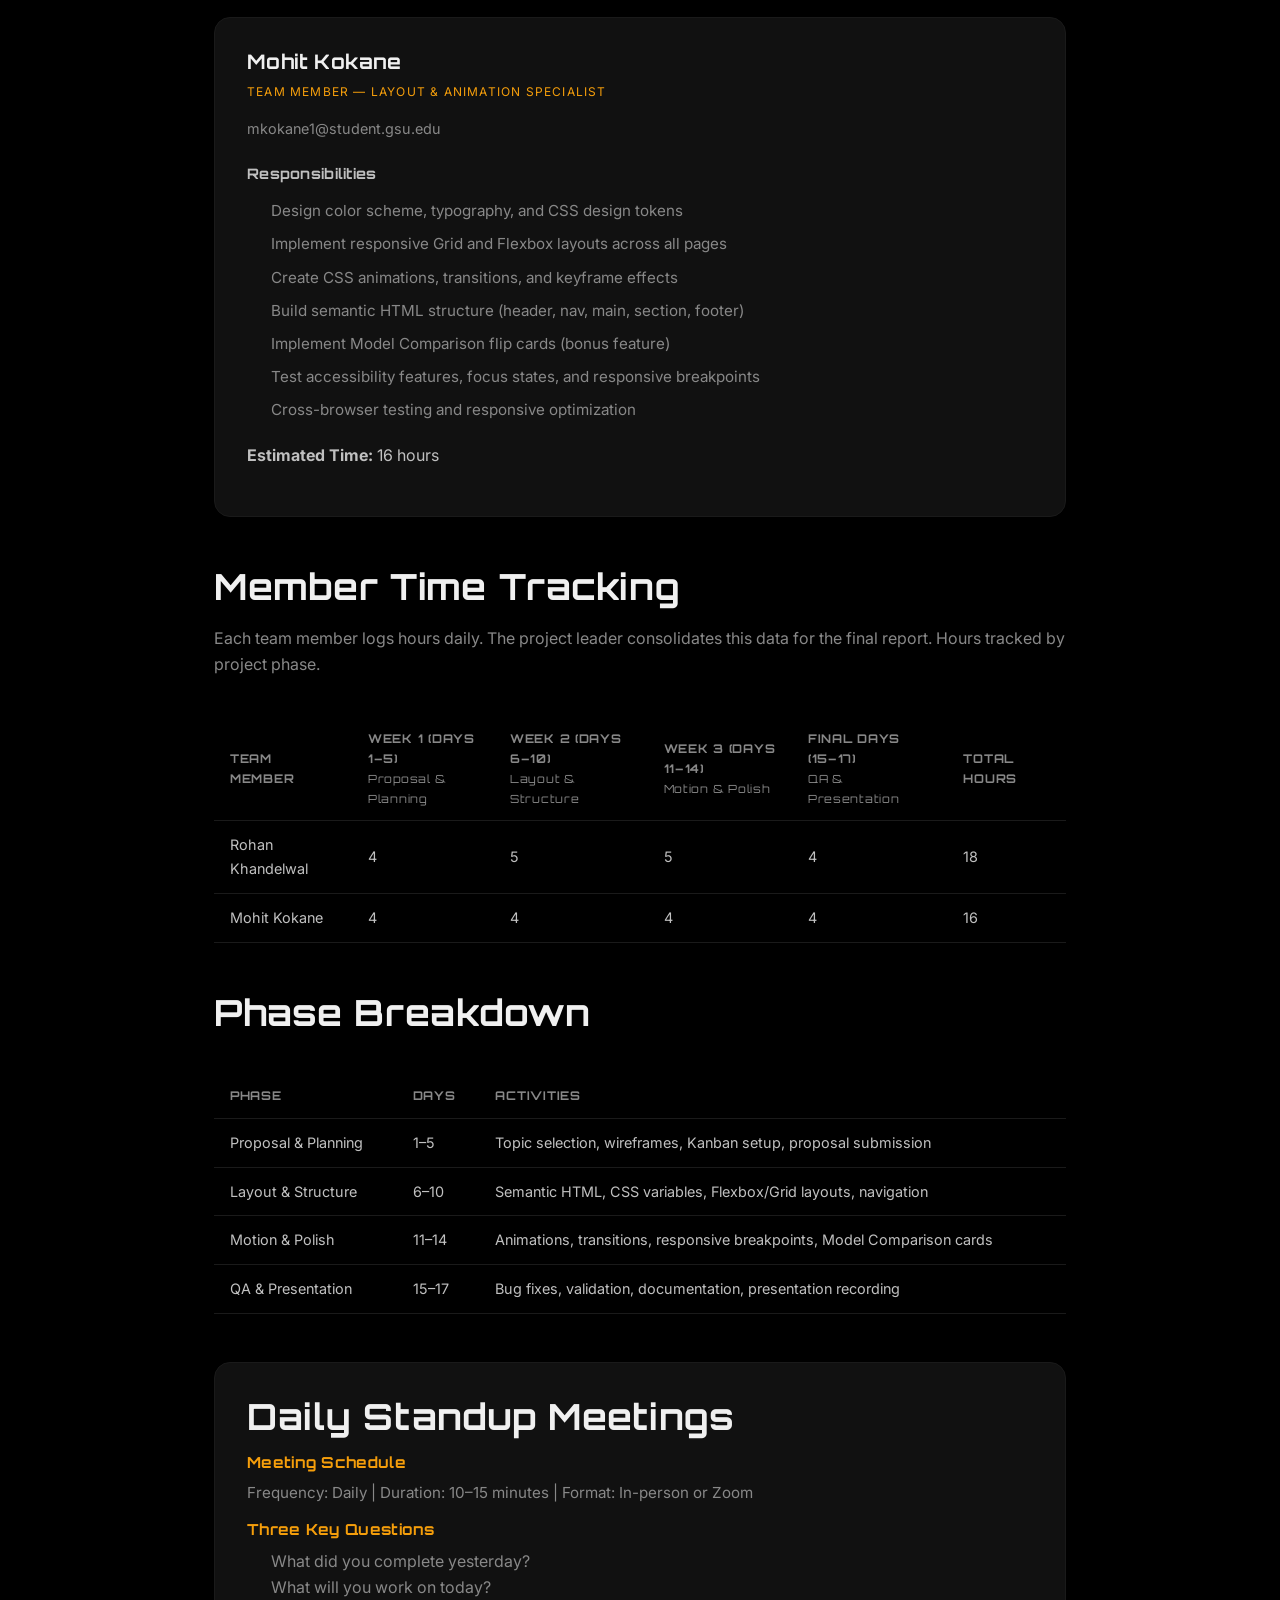
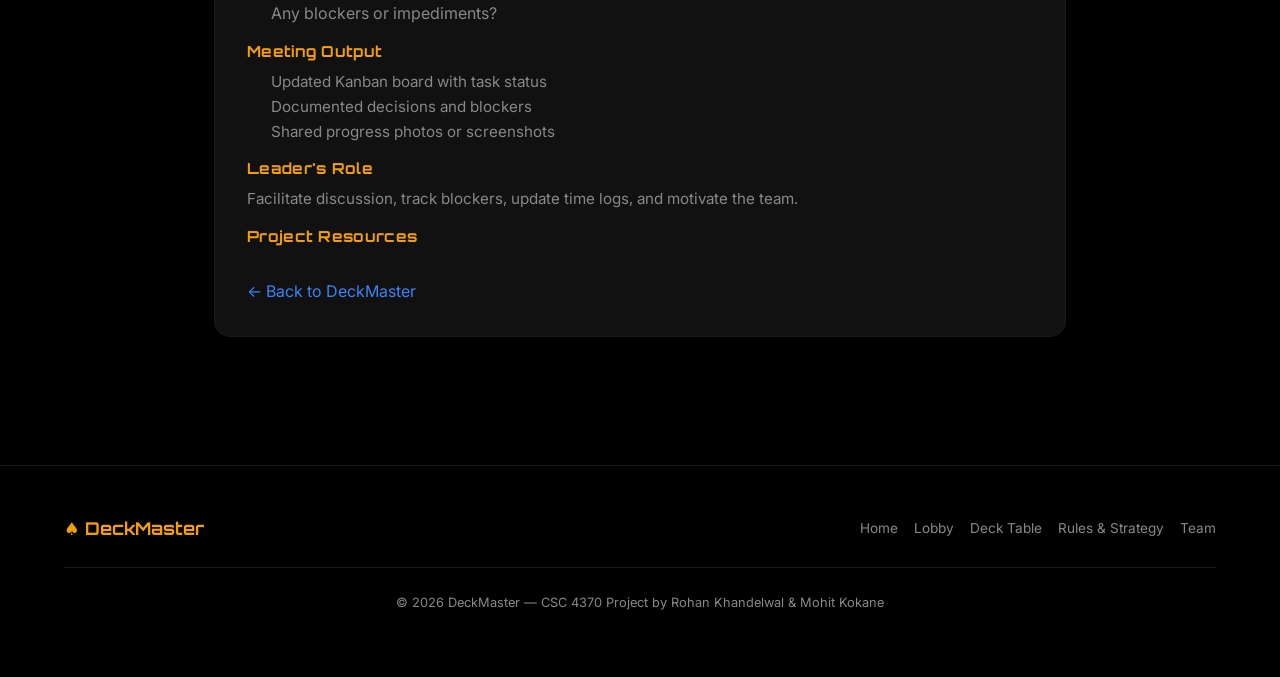
<file: team-introduction.html>
<!DOCTYPE html>
<html lang="en">
<head>
  <meta charset="UTF-8">
  <meta name="viewport" content="width=device-width, initial-scale=1.0">
  <meta name="description" content="DeckMaster Team Introduction — Project Leader and team members for CSC 4370/6370.">
  <title>Team Introduction | DeckMaster</title>
  <link rel="icon" type="image/png" href="images/logo.png">
  <link rel="preconnect" href="https://fonts.googleapis.com">
  <link rel="preconnect" href="https://fonts.gstatic.com" crossorigin>
  <link href="https://fonts.googleapis.com/css2?family=Inter:wght@300;400;500;600;700&family=Orbitron:wght@400;500;600;700;800;900&display=swap" rel="stylesheet">
  <link rel="stylesheet" href="css/styles.css">
  <style>
    .team-intro { max-width: 900px; margin: 0 auto; }
    .team-intro h1 { margin-bottom: var(--sp-sm); }
    .team-intro .tagline { font-size: 1.1rem; color: var(--clr-text-muted); margin-bottom: var(--sp-2xl); }
    .team-intro .folder { font-family: var(--ff-heading); font-size: 0.85rem; color: var(--clr-accent); margin-bottom: var(--sp-3xl); }
    .member-card { background: var(--clr-surface); border: 1px solid var(--clr-border); border-radius: var(--radius-lg); padding: var(--sp-xl); margin-bottom: var(--sp-xl); }
    .member-card h2 { font-size: 1.25rem; margin-bottom: var(--sp-xs); }
    .member-card .role { font-size: 0.75rem; text-transform: uppercase; letter-spacing: 0.1em; color: var(--clr-accent); margin-bottom: var(--sp-md); }
    .member-card .email { font-size: 0.9rem; color: var(--clr-text-muted); margin-bottom: var(--sp-lg); }
    .member-card h3 { font-size: 0.9rem; margin: var(--sp-md) 0 var(--sp-sm); color: var(--clr-text-secondary); }
    .member-card ul { padding-left: var(--sp-lg); margin-bottom: var(--sp-md); }
    .member-card li { color: var(--clr-text-muted); font-size: 0.95rem; padding: var(--sp-2xs) 0; }
    .member-card li::marker { color: var(--clr-accent); }
    .time-table { width: 100%; border-collapse: collapse; margin-top: var(--sp-lg); }
    .time-table th, .time-table td { padding: var(--sp-sm) var(--sp-md); text-align: left; border-bottom: 1px solid var(--clr-border); }
    .time-table th { font-family: var(--ff-heading); font-size: 0.75rem; text-transform: uppercase; letter-spacing: 0.06em; color: var(--clr-text-muted); }
    .time-table td { color: var(--clr-text-secondary); font-size: 0.9rem; }
    .standup-section { background: var(--clr-surface); border: 1px solid var(--clr-border); border-radius: var(--radius-lg); padding: var(--sp-xl); margin-top: var(--sp-2xl); }
    .standup-section h2 { margin-bottom: var(--sp-md); }
    .standup-section h3 { font-size: 0.95rem; margin: var(--sp-md) 0 var(--sp-xs); color: var(--clr-accent); }
    .standup-section p, .standup-section ul { color: var(--clr-text-muted); font-size: 0.95rem; margin-bottom: var(--sp-md); }
    .standup-section ul { padding-left: var(--sp-lg); }
    .team-links { display: flex; flex-wrap: wrap; gap: var(--sp-md); margin-top: var(--sp-xl); }
    .team-links a { color: var(--clr-primary-hover); }
  </style>
</head>
<body>
  <a href="#main" class="skip-link">Skip to main content</a>

  <header class="site-header">
    <div class="nav">
      <a href="index.html" class="nav-brand" aria-label="DeckMaster Home">
        <img src="images/logo.png" alt="DeckMaster" class="nav-logo">
      </a>
      <input type="checkbox" id="nav-toggle" class="nav-toggle" aria-hidden="true">
      <label for="nav-toggle" class="nav-toggle-label" aria-label="Toggle navigation">
        <span></span>
      </label>
      <nav class="nav-links" aria-label="Main navigation">
        <a href="index.html">Home</a>
        <a href="lobby.html">Lobby</a>
        <a href="deck.html">Deck Table</a>
        <a href="strategy.html">Rules &amp; Strategy</a>
        <a href="team-introduction.html" class="active">Team</a>
      </nav>
    </div>
  </header>

  <main id="main">
    <section class="page-header" aria-labelledby="team-heading">
      <div class="container">
        <h1 id="team-heading">Team <span class="text-accent">Introduction</span></h1>
        <p>CSC 4370/6370 Project 1 — HTML &amp; CSS</p>
      </div>
    </section>

    <section class="section">
      <div class="container team-intro">
        <h1>DeckMaster</h1>
        <p class="tagline">A responsive card gaming hub built with HTML5 and CSS3: featuring semantic structure, CSS Grid/Flexbox layouts, animations, and an AI Model Comparison bonus feature.</p>
        <p class="folder">Project Folder: Rohan_DeckMaster</p>

        <article class="member-card">
          <h2>Rohan Khandelwal</h2>
          <p class="role">Project Leader</p>
          <p class="email">rkhandelwal2@student.gsu.edu</p>

          <h3>Coordination Duties</h3>
          <ul>
            <li>Resolve blockers and conflicts</li>
            <li>Coordinate team communication</li>
            <li>Maintain Kanban board and track progress</li>
            <li>Schedule and lead daily standup meetings</li>
          </ul>

          <h3>Reporting Duties</h3>
          <ul>
            <li>Prepare presentation materials</li>
            <li>Track time allocation per member</li>
            <li>Document meeting minutes</li>
            <li>Submit weekly progress reports</li>
          </ul>

          <h3>Technical Duties</h3>
          <ul>
            <li>Conduct code reviews</li>
            <li>Ensure CSS architecture standards</li>
            <li>Manage GitHub repository</li>
            <li>Oversee code quality and consistency</li>
          </ul>

          <h3>Submission Duties</h3>
          <ul>
            <li>Submit YouTube presentation link</li>
            <li>Organize project folder structure</li>
            <li>Push final code to GitHub</li>
            <li>Upload to CODD server</li>
          </ul>

          <p><strong>Estimated Time:</strong> 18 hours</p>
        </article>

        <article class="member-card">
          <h2>Mohit Kokane</h2>
          <p class="role">Team Member — Layout &amp; Animation Specialist</p>
          <p class="email">mkokane1@student.gsu.edu</p>

          <h3>Responsibilities</h3>
          <ul>
            <li>Design color scheme, typography, and CSS design tokens</li>
            <li>Implement responsive Grid and Flexbox layouts across all pages</li>
            <li>Create CSS animations, transitions, and keyframe effects</li>
            <li>Build semantic HTML structure (header, nav, main, section, footer)</li>
            <li>Implement Model Comparison flip cards (bonus feature)</li>
            <li>Test accessibility features, focus states, and responsive breakpoints</li>
            <li>Cross-browser testing and responsive optimization</li>
          </ul>

          <p><strong>Estimated Time:</strong> 16 hours</p>
        </article>

        <h2 style="margin-top: var(--sp-2xl); margin-bottom: var(--sp-md);">Member Time Tracking</h2>
        <p class="text-muted" style="margin-bottom: var(--sp-md);">Each team member logs hours daily. The project leader consolidates this data for the final report. Hours tracked by project phase.</p>
        <div style="overflow-x: auto;">
          <table class="time-table" aria-label="Time tracking by team member">
            <thead>
              <tr>
                <th>Team Member</th>
                <th>Week 1 (Days 1–5)<br><span style="font-weight:400;text-transform:none;font-size:0.7rem">Proposal &amp; Planning</span></th>
                <th>Week 2 (Days 6–10)<br><span style="font-weight:400;text-transform:none;font-size:0.7rem">Layout &amp; Structure</span></th>
                <th>Week 3 (Days 11–14)<br><span style="font-weight:400;text-transform:none;font-size:0.7rem">Motion &amp; Polish</span></th>
                <th>Final Days (15–17)<br><span style="font-weight:400;text-transform:none;font-size:0.7rem">QA &amp; Presentation</span></th>
                <th>Total Hours</th>
              </tr>
            </thead>
            <tbody>
              <tr>
                <td>Rohan Khandelwal</td>
                <td>4</td>
                <td>5</td>
                <td>5</td>
                <td>4</td>
                <td>18</td>
              </tr>
              <tr>
                <td>Mohit Kokane</td>
                <td>4</td>
                <td>4</td>
                <td>4</td>
                <td>4</td>
                <td>16</td>
              </tr>
            </tbody>
          </table>
        </div>

        <h2 style="margin-top: var(--sp-2xl); margin-bottom: var(--sp-md);">Phase Breakdown</h2>
        <div style="overflow-x: auto;">
          <table class="time-table" aria-label="Time by project phase">
            <thead>
              <tr>
                <th>Phase</th>
                <th>Days</th>
                <th>Activities</th>
              </tr>
            </thead>
            <tbody>
              <tr>
                <td>Proposal &amp; Planning</td>
                <td>1–5</td>
                <td>Topic selection, wireframes, Kanban setup, proposal submission</td>
              </tr>
              <tr>
                <td>Layout &amp; Structure</td>
                <td>6–10</td>
                <td>Semantic HTML, CSS variables, Flexbox/Grid layouts, navigation</td>
              </tr>
              <tr>
                <td>Motion &amp; Polish</td>
                <td>11–14</td>
                <td>Animations, transitions, responsive breakpoints, Model Comparison cards</td>
              </tr>
              <tr>
                <td>QA &amp; Presentation</td>
                <td>15–17</td>
                <td>Bug fixes, validation, documentation, presentation recording</td>
              </tr>
            </tbody>
          </table>
        </div>

        <div class="standup-section">
          <h2>Daily Standup Meetings</h2>
          <h3>Meeting Schedule</h3>
          <p>Frequency: Daily | Duration: 10–15 minutes | Format: In-person or Zoom</p>

          <h3>Three Key Questions</h3>
          <ol style="padding-left: var(--sp-lg); color: var(--clr-text-muted);">
            <li>What did you complete yesterday?</li>
            <li>What will you work on today?</li>
            <li>Any blockers or impediments?</li>
          </ol>

          <h3>Meeting Output</h3>
          <ul>
            <li>Updated Kanban board with task status</li>
            <li>Documented decisions and blockers</li>
            <li>Shared progress photos or screenshots</li>
          </ul>

          <h3>Leader's Role</h3>
          <p>Facilitate discussion, track blockers, update time logs, and motivate the team.</p>

          <h3>Project Resources</h3>
          <div class="team-links">
            <a href="index.html">← Back to DeckMaster</a>
          </div>
        </div>
      </div>
    </section>
  </main>

  <footer class="site-footer">
    <div class="container">
      <div class="footer-content">
        <span class="footer-brand" aria-hidden="true">♠ DeckMaster</span>
        <nav class="footer-links" aria-label="Footer navigation">
          <a href="index.html">Home</a>
          <a href="lobby.html">Lobby</a>
          <a href="deck.html">Deck Table</a>
          <a href="strategy.html">Rules &amp; Strategy</a>
          <a href="team-introduction.html">Team</a>
        </nav>
      </div>
      <p class="footer-copy">&copy; 2026 DeckMaster &mdash; CSC 4370 Project by Rohan Khandelwal &amp; Mohit Kokane</p>
    </div>
  </footer>
</body>
</html>
</file>
<file: css/styles.css>
/* ========================================================
   DeckMaster — Card Gaming Hub
   Main stylesheet (import hub)
   Track D | Strategy Table Pack | CSC 4370/6370
   HTML & CSS Only — No JavaScript

   File structure:
     base.css        → tokens, reset, typography, accessibility, layout utils
     components.css  → card, button, badge, playing card, divider
     navigation.css  → site header, nav bar, mobile hamburger
     layout.css      → hero, page header, game info bar, footer
     game.css        → game table, flip cards, lobby rooms, stats, strategy
     animations.css  → @keyframes + animation utility classes
     responsive.css  → media queries (tablet, mobile, reduced motion)
   ======================================================== */

@import url('base.css');
@import url('components.css');
@import url('navigation.css');
@import url('layout.css');
@import url('game.css');
@import url('animations.css');
@import url('responsive.css');
</file>
